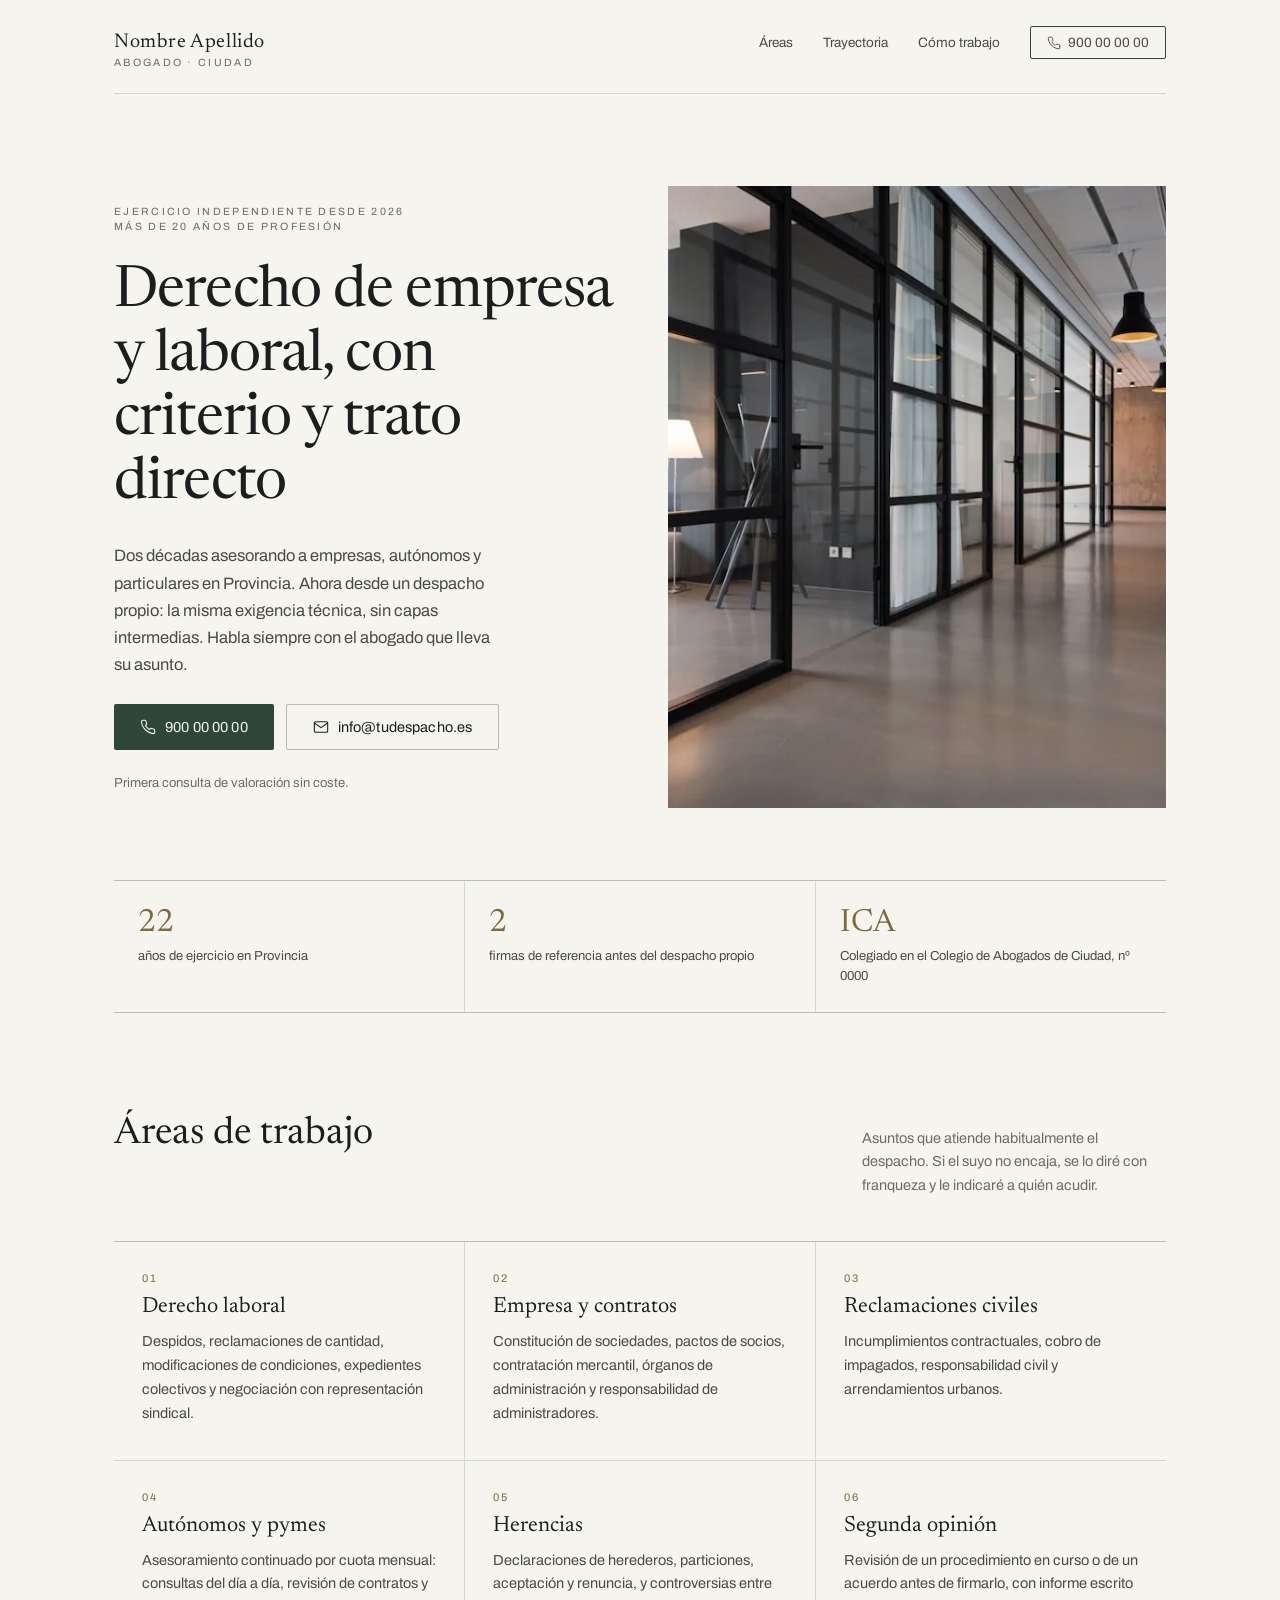
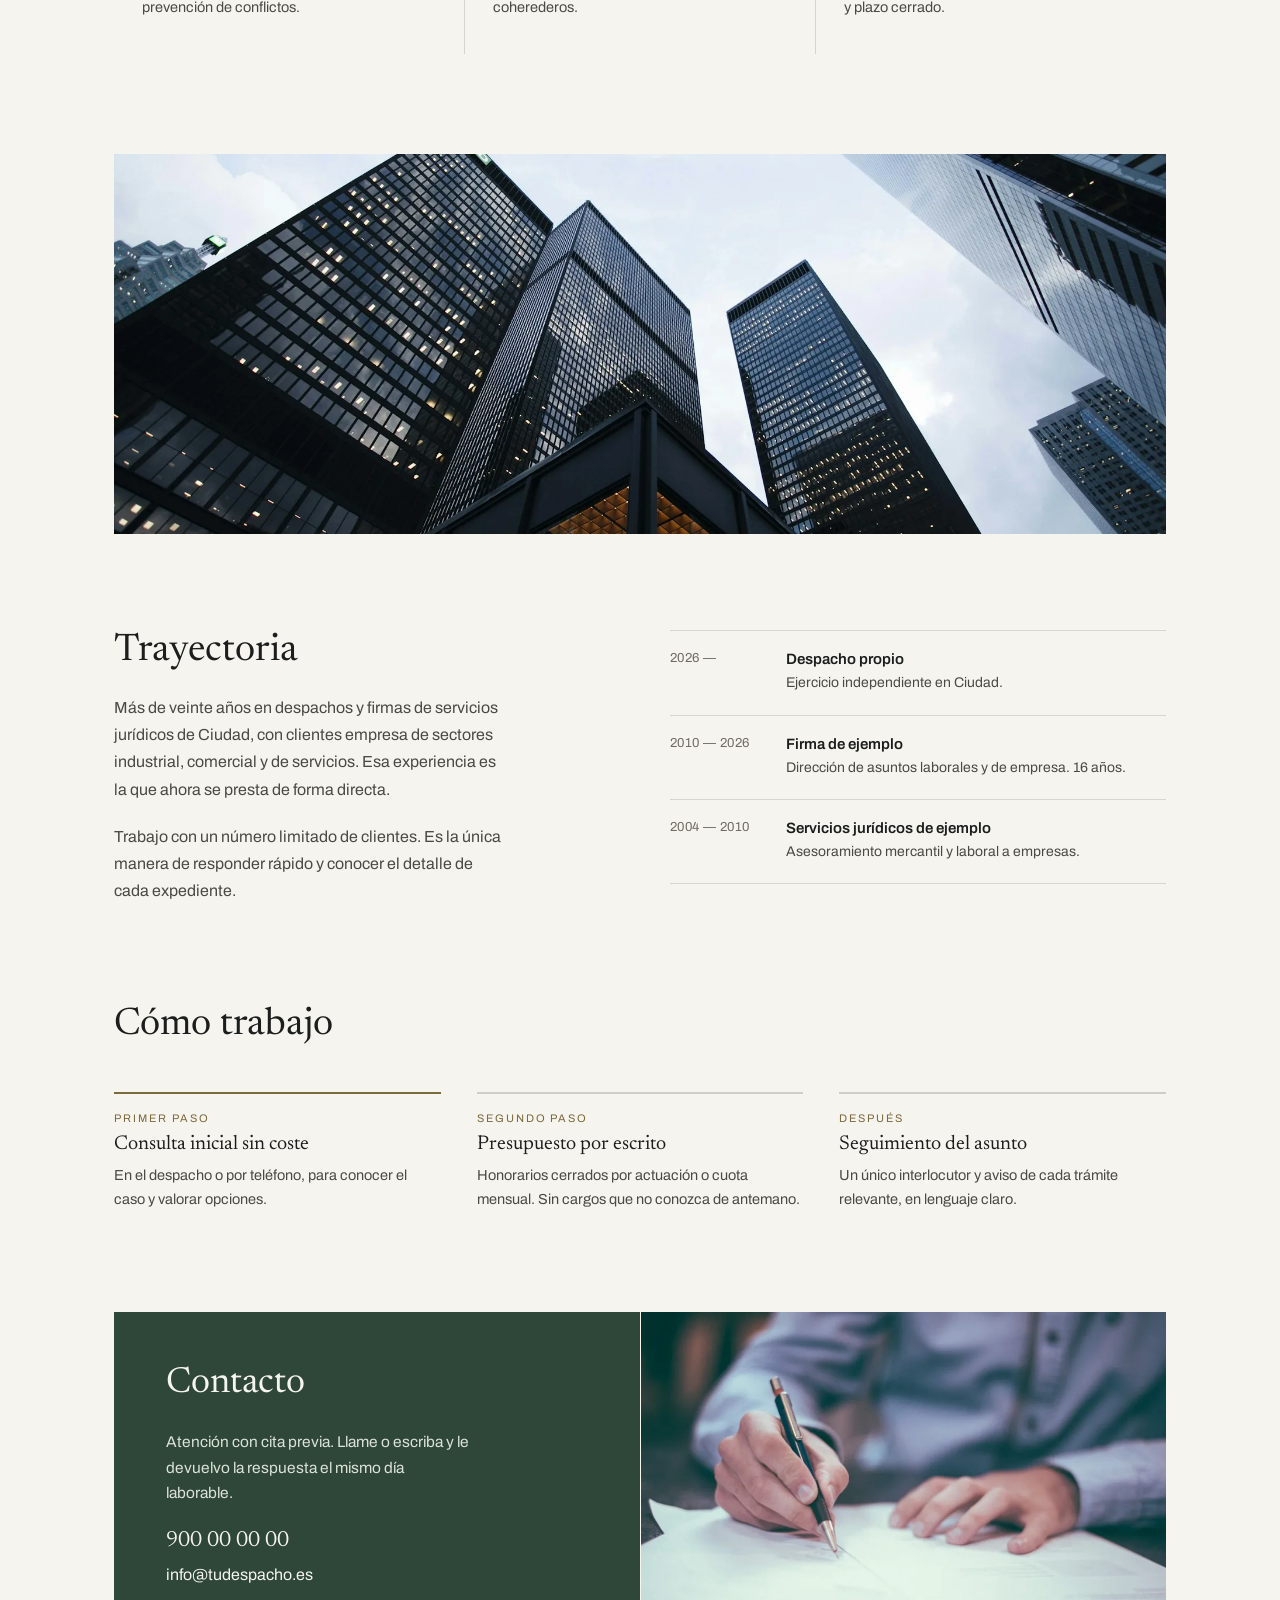
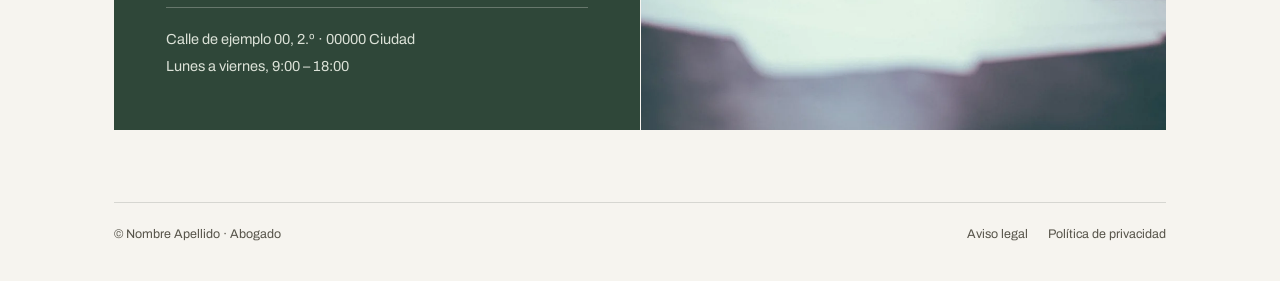
<file: index.html>
<!DOCTYPE html>
<html lang="es">
<head>
<meta charset="utf-8">
<meta name="viewport" content="width=device-width, initial-scale=1">

<!-- ================================================================
     PROVISIONAL: bloquea la indexación mientras la web está en pruebas
     QUITAR esta etiqueta y el Disallow de robots.txt al publicar
     en tudespacho.es.
     ================================================================ -->
<meta name="robots" content="noindex, nofollow">

<title>Nombre Apellido · Abogado en Ciudad — Derecho laboral y de empresa</title>
<meta name="description" content="Abogado en Ciudad con más de 20 años de experiencia en derecho laboral, de empresa y reclamaciones civiles. Primera consulta sin coste.">
<link rel="canonical" href="https://tudespacho.es/">
<link rel="icon" href="favicon.svg" type="image/svg+xml">

<meta property="og:type" content="website">
<meta property="og:locale" content="es_ES">
<meta property="og:site_name" content="Nombre Apellido · Abogado">
<meta property="og:title" content="Nombre Apellido · Abogado en Ciudad">
<meta property="og:description" content="Derecho de empresa y laboral, con criterio y trato directo. Más de 20 años de ejercicio en Provincia.">
<meta property="og:url" content="https://tudespacho.es/">
<meta property="og:image" content="https://tudespacho.es/img/despacho.webp">
<meta name="twitter:card" content="summary_large_image">

<link rel="preload" href="fonts/newsreader-300-400-500-latin.woff2" as="font" type="font/woff2" crossorigin>
<link rel="preload" href="fonts/archivo-400-500-600-latin.woff2" as="font" type="font/woff2" crossorigin>

<link rel="stylesheet" href="estilos.css">

<script type="application/ld+json">
{
  "@context": "https://schema.org",
  "@type": "LegalService",
  "name": "Nombre Apellido · Abogado",
  "description": "Abogado en Ciudad especializada en derecho laboral, de empresa y reclamaciones civiles.",
  "url": "https://tudespacho.es/",
  "image": "https://tudespacho.es/img/despacho.webp",
  "telephone": "+34900000000",
  "email": "info@tudespacho.es",
  "areaServed": "Provincia",
  "address": {
    "@type": "PostalAddress",
    "streetAddress": "Calle de ejemplo 00, 2.º",
    "postalCode": "00000",
    "addressLocality": "Ciudad",
    "addressRegion": "Provincia",
    "addressCountry": "ES"
  },
  "openingHoursSpecification": {
    "@type": "OpeningHoursSpecification",
    "dayOfWeek": ["Monday", "Tuesday", "Wednesday", "Thursday", "Friday"],
    "opens": "09:00",
    "closes": "18:00"
  }
}
</script>
</head>

<body>
<div class="contenedor">

  <header class="cabecera">
    <div class="marca">
      <span class="marca-nombre">Nombre Apellido</span>
      <span class="rubrica">Abogado · Ciudad</span>
    </div>
    <nav class="nav">
      <a href="#areas">Áreas</a>
      <a href="#trayectoria">Trayectoria</a>
      <a href="#metodo">Cómo trabajo</a>
      <!-- DATO PENDIENTE: teléfono real (aquí y en el resto de la página) -->
      <a class="nav-tel" href="tel:+34900000000"><svg viewBox="0 0 24 24" fill="none" stroke="currentColor" stroke-width="1.6" stroke-linecap="round" stroke-linejoin="round" aria-hidden="true"><path d="M22 16.92v3a2 2 0 0 1-2.18 2 19.79 19.79 0 0 1-8.63-3.07 19.5 19.5 0 0 1-6-6A19.79 19.79 0 0 1 2.18 4.22 2 2 0 0 1 4.17 2h3a2 2 0 0 1 2 1.72c.13.96.36 1.9.7 2.81a2 2 0 0 1-.45 2.11L8.09 9.91a16 16 0 0 0 6 6l1.27-1.27a2 2 0 0 1 2.11-.45c.9.34 1.85.57 2.81.7A2 2 0 0 1 22 16.92z"/></svg>900 00 00 00</a>
    </nav>
  </header>

  <section class="hero">
    <div class="hero-texto">
      <span class="rubrica">Ejercicio independiente desde 2026<br>Más de 20 años de profesión</span>
      <h1>Derecho de empresa y laboral, con criterio y trato directo</h1>
      <p class="hero-entradilla">Dos décadas asesorando a empresas, autónomos y particulares en Provincia. Ahora desde un despacho propio: la misma exigencia técnica, sin capas intermedias. Habla siempre con el abogado que lleva su asunto.</p>
      <div class="botones">
        <a class="boton boton-primario" href="tel:+34900000000">
          <svg viewBox="0 0 24 24" fill="none" stroke="currentColor" stroke-width="1.6" stroke-linecap="round" stroke-linejoin="round" aria-hidden="true"><path d="M22 16.92v3a2 2 0 0 1-2.18 2 19.79 19.79 0 0 1-8.63-3.07 19.5 19.5 0 0 1-6-6A19.79 19.79 0 0 1 2.18 4.22 2 2 0 0 1 4.17 2h3a2 2 0 0 1 2 1.72c.13.96.36 1.9.7 2.81a2 2 0 0 1-.45 2.11L8.09 9.91a16 16 0 0 0 6 6l1.27-1.27a2 2 0 0 1 2.11-.45c.9.34 1.85.57 2.81.7A2 2 0 0 1 22 16.92z"/></svg>
          900 00 00 00
        </a>
        <a class="boton boton-secundario" href="mailto:info@tudespacho.es">
          <svg viewBox="0 0 24 24" fill="none" stroke="currentColor" stroke-width="1.6" stroke-linecap="round" stroke-linejoin="round" aria-hidden="true"><rect x="2" y="4" width="20" height="16" rx="2"/><path d="m22 6-10 7L2 6"/></svg>
          info@tudespacho.es
        </a>
      </div>
      <span class="nota">Primera consulta de valoración sin coste.</span>
    </div>
    <figure class="hero-imagen">
      <img src="img/despacho.webp" width="1000" height="668" alt="Interior del despacho" fetchpriority="high">
    </figure>
  </section>

  <!-- DATOS PENDIENTES: cifras reales y número de colegiado -->
  <section class="credibilidad">
    <div><span class="cifra">22</span><span class="cifra-pie">años de ejercicio en Provincia</span></div>
    <div><span class="cifra">2</span><span class="cifra-pie">firmas de referencia antes del despacho propio</span></div>
    <div><span class="cifra">ICA</span><span class="cifra-pie">Colegiado en el Colegio de Abogados de Ciudad, nº 0000</span></div>
  </section>

  <section class="areas" id="areas">
    <div class="areas-titular">
      <h2>Áreas de trabajo</h2>
      <p class="areas-intro">Asuntos que atiende habitualmente el despacho. Si el suyo no encaja, se lo diré con franqueza y le indicaré a quién acudir.</p>
    </div>
    <div class="areas-rejilla">
      <article class="area">
        <span class="numeral">01</span>
        <h3>Derecho laboral</h3>
        <p>Despidos, reclamaciones de cantidad, modificaciones de condiciones, expedientes colectivos y negociación con representación sindical.</p>
      </article>
      <article class="area">
        <span class="numeral">02</span>
        <h3>Empresa y contratos</h3>
        <p>Constitución de sociedades, pactos de socios, contratación mercantil, órganos de administración y responsabilidad de administradores.</p>
      </article>
      <article class="area">
        <span class="numeral">03</span>
        <h3>Reclamaciones civiles</h3>
        <p>Incumplimientos contractuales, cobro de impagados, responsabilidad civil y arrendamientos urbanos.</p>
      </article>
      <article class="area">
        <span class="numeral">04</span>
        <h3>Autónomos y pymes</h3>
        <p>Asesoramiento continuado por cuota mensual: consultas del día a día, revisión de contratos y prevención de conflictos.</p>
      </article>
      <article class="area">
        <span class="numeral">05</span>
        <h3>Herencias</h3>
        <p>Declaraciones de herederos, particiones, aceptación y renuncia, y controversias entre coherederos.</p>
      </article>
      <article class="area">
        <span class="numeral">06</span>
        <h3>Segunda opinión</h3>
        <p>Revisión de un procedimiento en curso o de un acuerdo antes de firmarlo, con informe escrito y plazo cerrado.</p>
      </article>
    </div>
  </section>

  <figure class="sangre">
    <img src="img/edificio.webp" width="1800" height="1200" alt="Edificio de oficinas" loading="lazy">
  </figure>

  <section class="trayectoria" id="trayectoria">
    <div class="trayectoria-texto">
      <h2>Trayectoria</h2>
      <p>Más de veinte años en despachos y firmas de servicios jurídicos de Ciudad, con clientes empresa de sectores industrial, comercial y de servicios. Esa experiencia es la que ahora se presta de forma directa.</p>
      <p>Trabajo con un número limitado de clientes. Es la única manera de responder rápido y conocer el detalle de cada expediente.</p>
    </div>
    <!-- DATOS PENDIENTES: fechas y nombres reales de la trayectoria -->
    <div class="hitos">
      <div class="hito">
        <span class="hito-anio">2026 —</span>
        <div>
          <h3>Despacho propio</h3>
          <p>Ejercicio independiente en Ciudad.</p>
        </div>
      </div>
      <div class="hito">
        <span class="hito-anio">2010 — 2026</span>
        <div>
          <h3>Firma de ejemplo</h3>
          <p>Dirección de asuntos laborales y de empresa. 16 años.</p>
        </div>
      </div>
      <div class="hito">
        <span class="hito-anio">2004 — 2010</span>
        <div>
          <h3>Servicios jurídicos de ejemplo</h3>
          <p>Asesoramiento mercantil y laboral a empresas.</p>
        </div>
      </div>
    </div>
  </section>

  <section class="metodo" id="metodo">
    <h2>Cómo trabajo</h2>
    <div class="pasos">
      <div class="paso paso-primero">
        <span class="numeral">PRIMER PASO</span>
        <h3>Consulta inicial sin coste</h3>
        <p>En el despacho o por teléfono, para conocer el caso y valorar opciones.</p>
      </div>
      <div class="paso">
        <span class="numeral">SEGUNDO PASO</span>
        <h3>Presupuesto por escrito</h3>
        <p>Honorarios cerrados por actuación o cuota mensual. Sin cargos que no conozca de antemano.</p>
      </div>
      <div class="paso">
        <span class="numeral">DESPUÉS</span>
        <h3>Seguimiento del asunto</h3>
        <p>Un único interlocutor y aviso de cada trámite relevante, en lenguaje claro.</p>
      </div>
    </div>
  </section>

  <!-- Sin formulario, por decisión expresa del cliente. No añadir uno. -->
  <section class="contacto" id="contacto">
    <div class="contacto-datos">
      <h2>Contacto</h2>
      <p>Atención con cita previa. Llame o escriba y le devuelvo la respuesta el mismo día laborable.</p>
      <div class="contacto-vias">
        <a class="contacto-tel" href="tel:+34900000000">900 00 00 00</a>
        <a href="mailto:info@tudespacho.es">info@tudespacho.es</a>
      </div>
      <!-- DATOS PENDIENTES: dirección y horario reales -->
      <div class="contacto-pie">
        <span>Calle de ejemplo 00, 2.º · 00000 Ciudad</span>
        <span>Lunes a viernes, 9:00 – 18:00</span>
      </div>
    </div>
    <figure class="contacto-imagen">
      <img src="img/mesa.webp" width="1200" height="801" alt="Mesa de trabajo con documentos" loading="lazy">
    </figure>
  </section>

  <!-- Sin enlace de cookies: la web no usa ninguna. -->
  <footer class="pie">
    <span>© Nombre Apellido · Abogado</span>
    <div class="pie-legal">
      <a href="legal.html#aviso-legal">Aviso legal</a>
      <a href="legal.html#privacidad">Política de privacidad</a>
    </div>
  </footer>

</div>
</body>
</html>
</file>
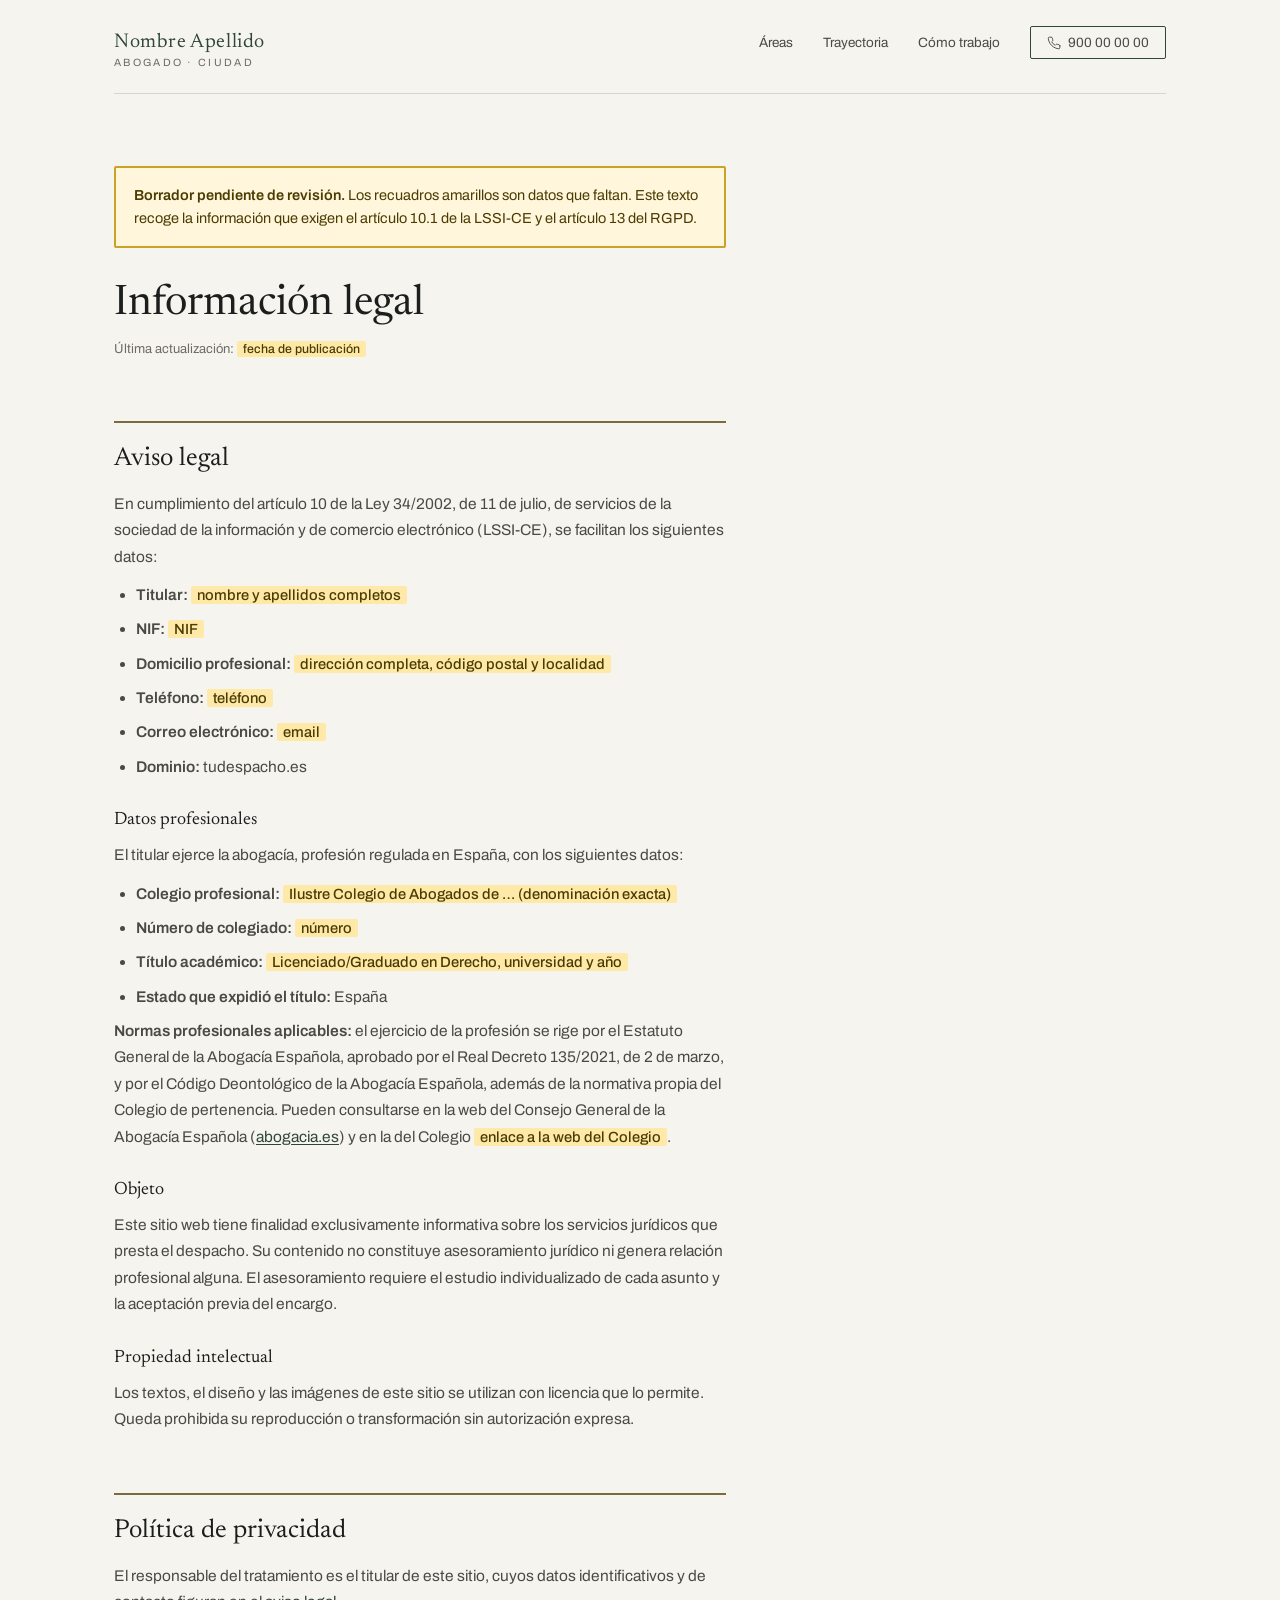
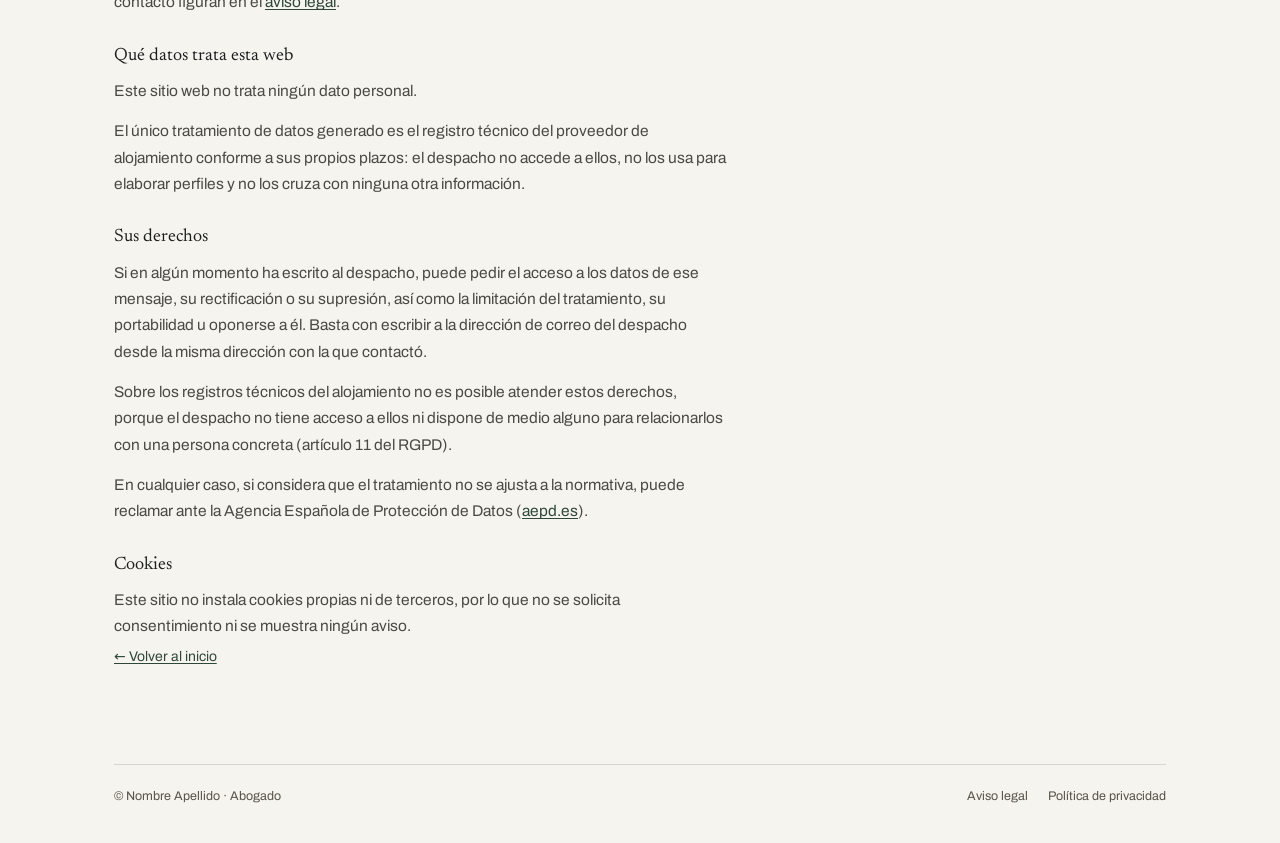
<file: legal.html>
<!DOCTYPE html>
<html lang="es">
<head>
<meta charset="utf-8">
<meta name="viewport" content="width=device-width, initial-scale=1">
<meta name="robots" content="noindex, nofollow">
<title>Información legal · Nombre Apellido, abogado</title>
<meta name="description" content="Aviso legal y política de privacidad del despacho de Nombre Apellido, abogado en Ciudad.">
<link rel="canonical" href="https://tudespacho.es/legal.html">
<link rel="icon" href="favicon.svg" type="image/svg+xml">
<link rel="preload" href="fonts/newsreader-300-400-500-latin.woff2" as="font" type="font/woff2" crossorigin>
<link rel="preload" href="fonts/archivo-400-500-600-latin.woff2" as="font" type="font/woff2" crossorigin>
<link rel="stylesheet" href="estilos.css">
</head>

<body>
<div class="contenedor">

  <header class="cabecera">
    <a class="marca" href="index.html" style="text-decoration:none">
      <span class="marca-nombre">Nombre Apellido</span>
      <span class="rubrica">Abogado · Ciudad</span>
    </a>
    <nav class="nav">
      <a href="index.html#areas">Áreas</a>
      <a href="index.html#trayectoria">Trayectoria</a>
      <a href="index.html#metodo">Cómo trabajo</a>
      <a class="nav-tel" href="tel:+34900000000"><svg viewBox="0 0 24 24" fill="none" stroke="currentColor" stroke-width="1.6" stroke-linecap="round" stroke-linejoin="round" aria-hidden="true"><path d="M22 16.92v3a2 2 0 0 1-2.18 2 19.79 19.79 0 0 1-8.63-3.07 19.5 19.5 0 0 1-6-6A19.79 19.79 0 0 1 2.18 4.22 2 2 0 0 1 4.17 2h3a2 2 0 0 1 2 1.72c.13.96.36 1.9.7 2.81a2 2 0 0 1-.45 2.11L8.09 9.91a16 16 0 0 0 6 6l1.27-1.27a2 2 0 0 1 2.11-.45c.9.34 1.85.57 2.81.7A2 2 0 0 1 22 16.92z"/></svg>900 00 00 00</a>
    </nav>
  </header>

  <main class="legal">

    <!-- BORRAR este aviso cuando estén rellenados todos los .pendiente -->
    <div class="borrador">
      <strong>Borrador pendiente de revisión.</strong> Los recuadros amarillos son datos
      que faltan. Este texto recoge la información que exigen el artículo 10.1 de la LSSI-CE
      y el artículo 13 del RGPD.
    </div>

    <h1>Información legal</h1>
    <p class="actualizado">Última actualización: <span class="pendiente">fecha de publicación</span></p>

    <h2 id="aviso-legal">Aviso legal</h2>
    <p>En cumplimiento del artículo 10 de la Ley 34/2002, de 11 de julio, de servicios de la
    sociedad de la información y de comercio electrónico (LSSI-CE), se facilitan los siguientes
    datos:</p>
    <ul>
      <li><strong>Titular:</strong> <span class="pendiente">nombre y apellidos completos</span></li>
      <li><strong>NIF:</strong> <span class="pendiente">NIF</span></li>
      <li><strong>Domicilio profesional:</strong> <span class="pendiente">dirección completa, código postal y localidad</span></li>
      <li><strong>Teléfono:</strong> <span class="pendiente">teléfono</span></li>
      <li><strong>Correo electrónico:</strong> <span class="pendiente">email</span></li>
      <li><strong>Dominio:</strong> tudespacho.es</li>
    </ul>

    <h3>Datos profesionales</h3>
    <p>El titular ejerce la abogacía, profesión regulada en España, con los siguientes datos:</p>
    <ul>
      <li><strong>Colegio profesional:</strong> <span class="pendiente">Ilustre Colegio de Abogados de … (denominación exacta)</span></li>
      <li><strong>Número de colegiado:</strong> <span class="pendiente">número</span></li>
      <li><strong>Título académico:</strong> <span class="pendiente">Licenciado/Graduado en Derecho, universidad y año</span></li>
      <li><strong>Estado que expidió el título:</strong> España</li>
    </ul>
    <p><strong>Normas profesionales aplicables:</strong> el ejercicio de la profesión se rige por
    el Estatuto General de la Abogacía Española, aprobado por el Real Decreto 135/2021, de 2 de
    marzo, y por el Código Deontológico de la Abogacía Española, además de la normativa propia
    del Colegio de pertenencia. Pueden consultarse en la web del Consejo General de la Abogacía
    Española (<a href="https://www.abogacia.es" rel="noopener">abogacia.es</a>) y en la del
    Colegio <span class="pendiente">enlace a la web del Colegio</span>.</p>

    <h3>Objeto</h3>
    <p>Este sitio web tiene finalidad exclusivamente informativa sobre los servicios jurídicos
    que presta el despacho. Su contenido no constituye asesoramiento jurídico ni genera relación
    profesional alguna. El asesoramiento requiere el estudio individualizado de cada asunto y la
    aceptación previa del encargo.</p>
   
    <h3>Propiedad intelectual</h3>
    <p>Los textos, el diseño y las imágenes de este sitio se utilizan con licencia que lo
    permite. Queda prohibida su reproducción o transformación sin autorización expresa.</p>

    <h2 id="privacidad">Política de privacidad</h2>
    <p>El responsable del tratamiento es el titular de este sitio, cuyos datos identificativos y
    de contacto figuran en el <a href="#aviso-legal">aviso legal</a>.</p>

    <h3>Qué datos trata esta web</h3>
    <p>Este sitio web no trata ningún dato personal.</p>
    <p>El único tratamiento de datos generado es el registro técnico del proveedor de alojamiento 
    conforme a sus propios plazos: el despacho no accede a
    ellos, no los usa para elaborar perfiles y no los cruza con ninguna otra información.</p>
    
    <h3>Sus derechos</h3>
    <p>Si en algún momento ha escrito al despacho, puede pedir el acceso a los datos de ese
    mensaje, su rectificación o su supresión, así como la limitación del tratamiento, su
    portabilidad u oponerse a él. Basta con escribir a la dirección de correo del despacho desde
    la misma dirección con la que contactó.</p>
    <p>Sobre los registros técnicos del alojamiento no es posible atender estos derechos, porque
    el despacho no tiene acceso a ellos ni dispone de medio alguno para relacionarlos con una
    persona concreta (artículo 11 del RGPD).</p>
    <p>En cualquier caso, si considera que el tratamiento no se ajusta a la normativa, puede
    reclamar ante la Agencia Española de Protección de Datos
    (<a href="https://www.aepd.es" rel="noopener">aepd.es</a>).</p>

    <h3>Cookies</h3>
    <p>Este sitio no instala cookies propias ni de terceros, por lo que no se solicita
    consentimiento ni se muestra ningún aviso.</p>
    
    <a class="volver" href="index.html">← Volver al inicio</a>
  </main>

  <footer class="pie">
    <span>© Nombre Apellido · Abogado</span>
    <div class="pie-legal">
      <a href="legal.html#aviso-legal">Aviso legal</a>
      <a href="legal.html#privacidad">Política de privacidad</a>
    </div>
  </footer>

</div>
</body>
</html>
</file>
<file: estilos.css>
/* ---------- Fuentes autoalojadas (RGPD: sin peticiones a Google) ---------- */
@font-face {
  font-family: 'Archivo';
  font-style: normal;
  font-weight: 400 600;
  font-stretch: 100%;
  font-display: swap;
  src: url('fonts/archivo-400-500-600-latin.woff2') format('woff2');
  unicode-range: U+0000-00FF, U+0131, U+0152-0153, U+02BB-02BC, U+02C6, U+02DA, U+02DC, U+0304, U+0308, U+0329, U+2000-206F, U+20AC, U+2122, U+2191, U+2193, U+2212, U+2215, U+FEFF, U+FFFD;
}
@font-face {
  font-family: 'Archivo';
  font-style: normal;
  font-weight: 400 600;
  font-stretch: 100%;
  font-display: swap;
  src: url('fonts/archivo-400-500-600-latin-ext.woff2') format('woff2');
  unicode-range: U+0100-02BA, U+02BD-02C5, U+02C7-02CC, U+02CE-02D7, U+02DD-02FF, U+0304, U+0308, U+0329, U+1D00-1DBF, U+1E00-1E9F, U+1EF2-1EFF, U+2020, U+20A0-20AB, U+20AD-20C0, U+2113, U+2C60-2C7F, U+A720-A7FF;
}
@font-face {
  font-family: 'Newsreader';
  font-style: normal;
  font-weight: 300 500;
  font-display: swap;
  src: url('fonts/newsreader-300-400-500-latin.woff2') format('woff2');
  unicode-range: U+0000-00FF, U+0131, U+0152-0153, U+02BB-02BC, U+02C6, U+02DA, U+02DC, U+0304, U+0308, U+0329, U+2000-206F, U+20AC, U+2122, U+2191, U+2193, U+2212, U+2215, U+FEFF, U+FFFD;
}
@font-face {
  font-family: 'Newsreader';
  font-style: normal;
  font-weight: 300 500;
  font-display: swap;
  src: url('fonts/newsreader-300-400-500-latin-ext.woff2') format('woff2');
  unicode-range: U+0100-02BA, U+02BD-02C5, U+02C7-02CC, U+02CE-02D7, U+02DD-02FF, U+0304, U+0308, U+0329, U+1D00-1DBF, U+1E00-1E9F, U+1EF2-1EFF, U+2020, U+20A0-20AB, U+20AD-20C0, U+2113, U+2C60-2C7F, U+A720-A7FF;
}

/* ---------- Tokens ---------- */
:root {
  --fondo: #F6F4EF;
  --tinta: #1B1E1C;
  --texto-2: #4A4A44;
  --texto-3: #6E6B64;
  --texto-pie: #565349;
  --acento: #2F4739;
  --sobre-acento: #DCE2D8;
  /* Dorado del logotipo (#857041), oscurecido para llegar a 4,5:1 sobre el fondo */
  --oro: #7D6A3D;
  --linea: rgba(27,30,28,.14);
  --linea-fuerte: rgba(27,30,28,.18);
  --linea-boton: rgba(27,30,28,.28);
  --marcador: #E4E0D6;
  --serif: Newsreader, Georgia, serif;
  --sans: Archivo, system-ui, sans-serif;
  --seccion: clamp(56px, 8vw, 100px);
}

/* ---------- Base ---------- */
* { box-sizing: border-box; }
html { scroll-behavior: smooth; -webkit-text-size-adjust: 100%; }
@media (prefers-reduced-motion: reduce) { html { scroll-behavior: auto; } }

body {
  margin: 0;
  background: var(--fondo);
  color: var(--tinta);
  font-family: var(--sans);
  -webkit-font-smoothing: antialiased;
  overflow-wrap: break-word;
}
img { display: block; width: 100%; height: 100%; object-fit: cover; }
a { color: var(--acento); text-decoration: none; }
a:hover { color: var(--tinta); }
a:focus-visible { outline: 2px solid var(--acento); outline-offset: 3px; }
h1, h2, h3 { font-family: var(--serif); font-weight: 400; margin: 0; }
p { margin: 0; }

.contenedor { max-width: 1180px; margin: 0 auto; padding: 0 clamp(20px, 5vw, 64px); }
.rubrica { font-size: 10.5px; letter-spacing: .22em; line-height: 1.5; text-transform: uppercase; color: var(--texto-3); }
.numeral { font-size: 11px; letter-spacing: .18em; color: var(--oro); }
section[id] { scroll-margin-top: 20px; }

/* ---------- Cabecera ---------- */
.cabecera {
  display: flex; flex-wrap: wrap; gap: 20px;
  align-items: baseline; justify-content: space-between;
  padding: 26px 0 22px;
  border-bottom: 1px solid var(--linea);
}
.marca { display: flex; flex-direction: column; gap: 3px; }
.marca-nombre { font-family: var(--serif); font-size: 20px; letter-spacing: .03em; }
.nav {
  display: flex; flex-wrap: wrap; align-items: center;
  gap: clamp(16px, 2.4vw, 30px);
  font-size: 13.5px; color: var(--texto-2);
}
.nav a { color: var(--texto-2); }
.nav a:hover { color: var(--tinta); }
.nav-tel {
  display: inline-flex; align-items: center; gap: 7px;
  border: 1px solid var(--acento); color: var(--acento);
  padding: 8px 16px; border-radius: 2px;
}
.nav-tel svg { flex-shrink: 0; width: 14px; height: 14px; }
.nav a.nav-tel:hover { color: var(--acento); background: rgba(47,71,57,.06); }

/* ---------- Hero ---------- */
.hero {
  display: grid; grid-template-columns: repeat(auto-fit, minmax(300px, 1fr));
  gap: clamp(28px, 5vw, 56px); align-items: center;
  padding: clamp(48px, 8vw, 92px) 0 clamp(40px, 6vw, 72px);
}
.hero-texto { min-width: 0; display: flex; flex-direction: column; gap: 26px; }
.hero h1 {
  font-size: clamp(34px, 5.2vw, 58px);
  line-height: 1.1; letter-spacing: -.015em; text-wrap: pretty;
}
.hero-entradilla {
  max-width: 46ch; font-size: 16.5px; line-height: 1.65;
  color: var(--texto-2); text-wrap: pretty;
}
.botones { display: flex; flex-wrap: wrap; gap: 12px; }
.boton {
  display: inline-flex; align-items: center; gap: 9px;
  padding: 14px 26px; border-radius: 2px;
  font-size: 14.5px; letter-spacing: .01em;
}
.boton svg { flex-shrink: 0; width: 16px; height: 16px; }
.boton-primario { background: var(--acento); color: var(--fondo); }
.boton-primario:hover { background: #263a2e; color: var(--fondo); }
.boton-secundario { border: 1px solid var(--linea-boton); color: var(--tinta); }
.boton-secundario:hover { border-color: var(--acento); color: var(--tinta); }
.nota { font-size: 13px; color: var(--texto-3); }
.hero-imagen {
  margin: 0; min-width: 0; aspect-ratio: 4/5;
  background: var(--marcador); overflow: hidden;
}

/* ---------- Banda de credibilidad ---------- */
.credibilidad {
  display: grid; grid-template-columns: repeat(auto-fit, minmax(200px, 1fr));
  gap: 1px; background: var(--linea);
  border-top: 1px solid var(--linea); border-bottom: 1px solid var(--linea);
}
.credibilidad div {
  background: var(--fondo); padding: 26px 24px;
  display: flex; flex-direction: column; gap: 8px;
}
.cifra { font-family: var(--serif); font-size: 32px; line-height: 1; color: var(--oro); }
.cifra-pie { font-size: 13px; color: var(--texto-2); line-height: 1.5; }

/* ---------- Áreas ---------- */
.areas { padding: var(--seccion) 0; }
.areas-titular {
  display: flex; flex-wrap: wrap; gap: 16px;
  align-items: baseline; justify-content: space-between;
  margin-bottom: clamp(28px, 4vw, 44px);
}
h2 { font-size: clamp(26px, 3.4vw, 38px); line-height: 1.15; }
.areas-intro { max-width: 38ch; font-size: 14.5px; line-height: 1.6; color: var(--texto-3); }
.areas-rejilla {
  display: grid; grid-template-columns: repeat(auto-fit, minmax(270px, 1fr));
  gap: 1px; background: var(--linea); border-top: 1px solid var(--linea);
}
.area {
  background: var(--fondo); padding: 30px 28px 34px;
  display: flex; flex-direction: column; gap: 12px; min-width: 0;
}
.area h3 { font-size: 22px; }
.area p { font-size: 14.5px; line-height: 1.65; color: var(--texto-2); }

/* ---------- Imagen a sangre ---------- */
.sangre {
  margin: 0 0 clamp(56px, 8vw, 96px);
  height: clamp(220px, 32vw, 380px);
  background: var(--marcador); overflow: hidden;
}

/* ---------- Trayectoria ---------- */
.trayectoria {
  display: grid; grid-template-columns: repeat(auto-fit, minmax(280px, 1fr));
  gap: clamp(28px, 5vw, 60px); padding-bottom: var(--seccion);
}
.trayectoria-texto { min-width: 0; display: flex; flex-direction: column; gap: 20px; }
.trayectoria-texto p {
  max-width: 44ch; font-size: 16px; line-height: 1.7;
  color: var(--texto-2); text-wrap: pretty;
}
.hitos { min-width: 0; display: flex; flex-direction: column; }
.hito {
  display: grid; grid-template-columns: 96px 1fr; gap: 20px;
  padding: 20px 0; border-top: 1px solid var(--linea);
}
.hito:last-child { border-bottom: 1px solid var(--linea); }
.hito-anio { font-size: 13px; color: var(--texto-3); letter-spacing: .03em; }
.hito h3 { font-family: var(--sans); font-size: 15px; font-weight: 600; margin: 0 0 5px; }
.hito p { font-size: 14px; line-height: 1.6; color: var(--texto-2); }

/* ---------- Cómo trabajo ---------- */
.metodo { padding-bottom: var(--seccion); }
.metodo h2 { margin-bottom: clamp(28px, 4vw, 44px); }
.pasos {
  display: grid; grid-template-columns: repeat(auto-fit, minmax(240px, 1fr));
  gap: clamp(20px, 3vw, 36px);
}
.paso {
  min-width: 0; display: flex; flex-direction: column; gap: 10px;
  padding-top: 18px; border-top: 2px solid var(--linea-fuerte);
}
.paso-primero { border-top-color: var(--oro); }
.paso h3 { font-size: 20px; }
.paso p { font-size: 14.5px; line-height: 1.65; color: var(--texto-2); }

/* ---------- Contacto ---------- */
.contacto {
  display: grid; grid-template-columns: repeat(auto-fit, minmax(280px, 1fr));
  gap: 1px; background: rgba(246,244,239,.16);
  margin-bottom: clamp(40px, 6vw, 72px);
}
.contacto-datos {
  background: var(--acento); color: var(--fondo);
  padding: clamp(32px, 4.5vw, 52px);
  display: flex; flex-direction: column; gap: 24px; min-width: 0;
}
.contacto-datos h2 { font-size: clamp(26px, 3.4vw, 36px); }
.contacto-datos p { max-width: 34ch; font-size: 15.5px; line-height: 1.65; color: var(--sobre-acento); }
.contacto-vias { display: flex; flex-direction: column; gap: 14px; font-size: 16px; }
.contacto-vias a { color: var(--fondo); }
.contacto-vias a:hover { color: var(--sobre-acento); }
.contacto-tel { font-size: 22px; font-family: var(--serif); }
.contacto-pie {
  display: flex; flex-direction: column; gap: 4px;
  font-size: 14.5px; line-height: 1.6; color: var(--sobre-acento);
  border-top: 1px solid rgba(246,244,239,.28); padding-top: 20px;
}
.contacto-imagen {
  margin: 0; min-width: 0; min-height: 260px;
  background: var(--marcador); overflow: hidden;
}

/* ---------- Pie ---------- */
.pie {
  display: flex; flex-wrap: wrap; gap: 16px;
  justify-content: space-between; align-items: center;
  padding: 24px 0 40px; border-top: 1px solid var(--linea);
  font-size: 12.5px; color: var(--texto-pie);
}
.pie a { color: var(--texto-pie); }
.pie a:hover { color: var(--tinta); }
.pie-legal { display: flex; flex-wrap: wrap; gap: 20px; }

/* ---------- Móvil ---------- */
@media (max-width: 560px) {
  /* La cabecera pasa a dos filas y los enlaces ganan área táctil */
  .cabecera { align-items: stretch; gap: 14px; }
  .nav { width: 100%; justify-content: flex-start; gap: 18px; }
  .nav a { padding: 6px 0; }
  .nav-tel { padding: 8px 16px; margin-left: auto; }
  /* Año encima del cargo: con 96px fijos el texto queda demasiado estrecho */
  .hito { grid-template-columns: 1fr; gap: 8px; }
  /* Botones del hero a ancho completo, más fáciles de pulsar */
  .botones { flex-direction: column; align-items: stretch; }
  .boton { justify-content: center; }
}

/* ---------- Páginas legales ---------- */
.legal { max-width: 68ch; padding: clamp(40px, 6vw, 72px) 0 var(--seccion); }
.legal h1 { font-size: clamp(28px, 4vw, 42px); line-height: 1.15; margin-bottom: 10px; }
.legal .actualizado { font-size: 13px; color: var(--texto-3); }
.legal h2 {
  font-size: 26px; line-height: 1.25;
  margin: clamp(40px, 5vw, 60px) 0 16px;
  padding-top: 20px; border-top: 2px solid var(--oro);
  scroll-margin-top: 20px;
}
.legal h3 { font-size: 18px; line-height: 1.35; margin: 28px 0 10px; }
.legal p, .legal li { font-size: 15.5px; line-height: 1.7; color: var(--texto-2); }
.legal p + p { margin-top: 14px; }
.legal ul { margin: 12px 0 0; padding-left: 22px; }
.legal li { margin-bottom: 8px; }
.legal a { text-decoration: underline; text-underline-offset: 2px; }
.volver { display: inline-block; margin-top: 8px; font-size: 14px; }

/* Marcador de dato pendiente. Al rellenar todos,
   se puede borrar esta regla y el aviso .borrador. */
.pendiente {
  background: #FFE9A8; color: #4A3B00;
  padding: 1px 6px; border-radius: 2px;
  font-family: var(--sans); font-size: .95em; font-weight: 500;
  white-space: normal;
}
.borrador {
  border: 2px solid #C9A227; background: #FFF6DC; color: #4A3B00;
  padding: 16px 18px; margin-bottom: 32px; border-radius: 2px;
  font-size: 14.5px; line-height: 1.6;
}
.borrador strong { font-weight: 600; }
</file>
